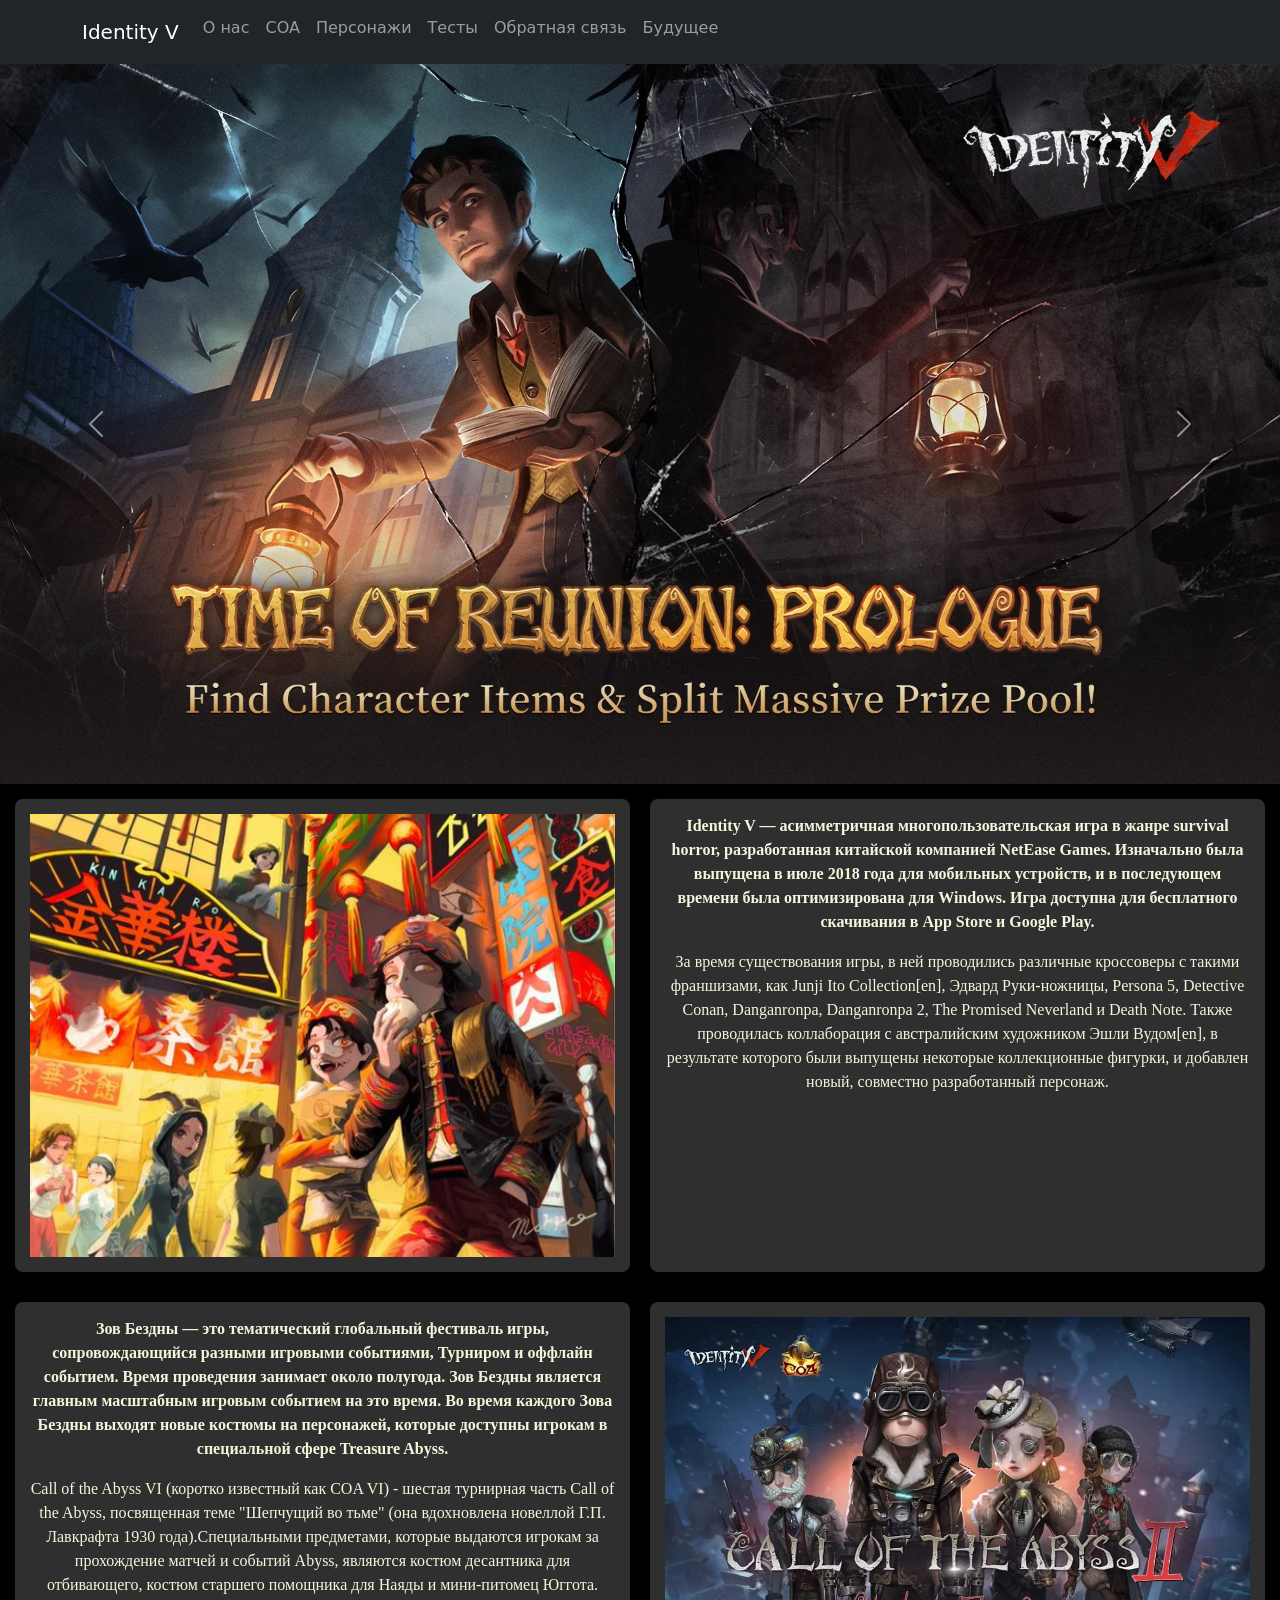
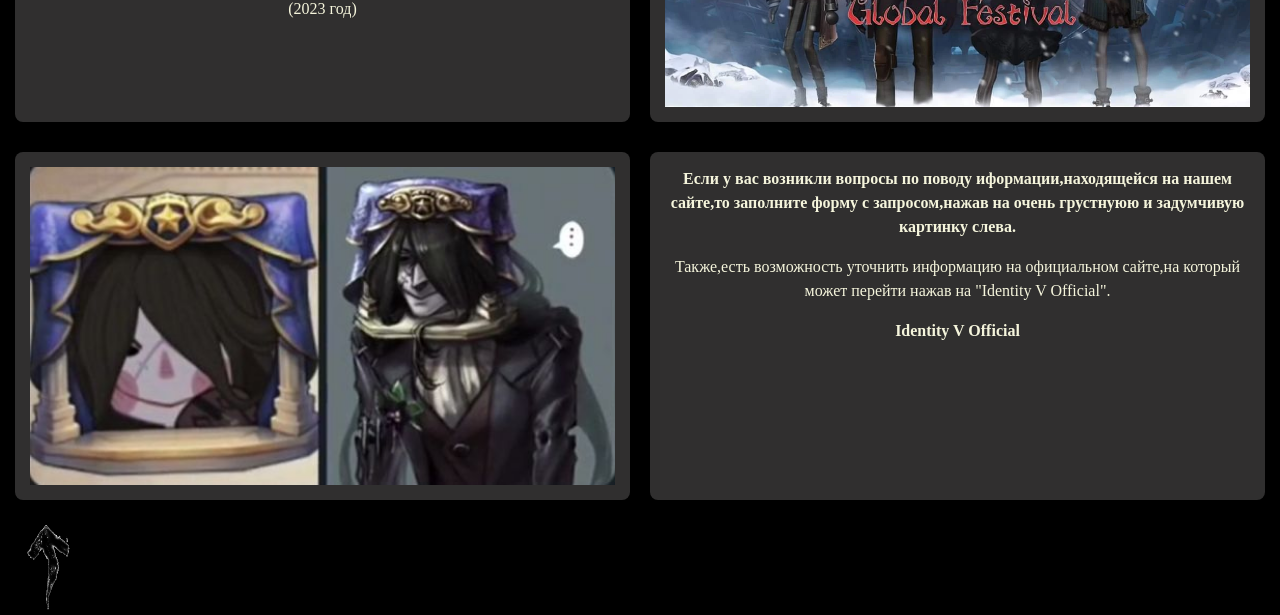
<file: index.html>
<!DOCTYPE html>
<html lang="en">
<head>
    <meta charset="UTF-8">
    <meta http-equiv="X-UA-Compatible" content="IE=edge">
    <meta name="viewport" content="width=device-width, initial-scale=1.0">
    <title>Document</title>
    <link rel="stylesheet" href="11Adaptiv.css">
    <link href="https://cdn.jsdelivr.net/npm/bootstrap@5.3.2/dist/css/bootstrap.min.css" rel="stylesheet" integrity="sha384-T3c6CoIi6uLrA9TneNEoa7RxnatzjcDSCmG1MXxSR1GAsXEV/Dwwykc2MPK8M2HN" crossorigin="anonymous">
</head>
<body>
    <nav id="event" class="navbar navbar-expand-sm navbar-dark bg-dark justify-self-center">
        <div class="container justify-content-center">
            <a href="" class="navbar-brand">Identity V</a>
            <button class="navbar-toggler" type="button" data-bs-toggle="collapse" data-bs-target="#navbarContent" 
                aria-controls="navbarContent" aria-expanded="false"> 
                 <span class="navbar-toggler-icon"></span>
            </button>

            <div class="collapse navbar-collapse" id="navbarContent">
                <ul class="navbar-nav me-auto mb-2 justify-content-center">
                    <li class="nav-item">
                        <a href="#o-nas" class="nav-link">О нас</a>
                    </li>
                    <li class="nav-item">
                        <a href="#coa" class="nav-link">COA</a>
                    </li>
                    <li class="nav-item">
                        <a href="https://simariasi.github.io/2_Bipolyar/" class="nav-link">Персонажи</a>
                    </li>
                    <li class="nav-item">
                        <a href="https://simariasi.github.io/24_Bipolyar/" class="nav-link">Тесты</a>
                    </li>
                    <li class="nav-item">
                        <a href="#help" class="nav-link">Обратная связь</a>
                    </li>
                    <li class="nav-item">
                        <a href="https://simariasi.github.io/MAGAZIN/" class="nav-link">Будущее</a>
                    </li>
                    
                </ul>
        
            </div>
        </div>

    </nav>

    <main>
        <div class="carousel slide" id="carouselControl" data-bs-ride="carousel">
            <div class="carousel-inner">
                <div class="carousel-item active" >
                    <img class="d-block w-100" src="проект_2.png" alt="#">
                </div>
                <div class="carousel-item">
                    <img class="d-block w-100" src="проект_8.jpeg" alt="">
                </div>
                <div class="carousel-item">
                    <img class="d-block w-100" src="проект 1.png" alt="">
                </div>
            </div>

            <a class="carousel-control-prev" href="#carouselControl" role="button" data-bs-slide="prev">
                <span class="carousel-control-prev-icon"></span>
            </a>

            <a class="carousel-control-next" href="#carouselControl" role="button" data-bs-slide="next">
                <span class="carousel-control-next-icon"></span>
            </a>
        </div>


        
    <div class="glava">
        <div class="tropici">
            
            <div class="palma">
                <div  class="palma">
                <img id="o-nas" src="проект_37.jpeg">
                </div>
            </div>
            <div class="palma">
                <p align="center"><b>
                    Identity V — асимметричная многопользовательская игра в жанре survival horror, разработанная китайской компанией NetEase Games. Изначально была выпущена в июле 2018 года для мобильных устройств, и в последующем времени была оптимизирована для Windows. Игра доступна для бесплатного скачивания в App Store и Google Play.</b></p> 
            
                <p align="center">   За время существования игры, в ней проводились различные кроссоверы с такими франшизами, как Junji Ito Collection[en], Эдвард Руки-ножницы, Persona 5, Detective Conan, Danganronpa, Danganronpa 2, The Promised Neverland и Death Note. Также проводилась коллаборация c австралийским художником Эшли Вудом[en], в результате которого были выпущены некоторые коллекционные фигурки, и добавлен новый, совместно разработанный персонаж.

                </p>
            </div>

        </div>

       

        <div class="tropici">
            

          
            <div class="palma">
                <p align="center"><b>
                    Зов Бездны — это тематический глобальный фестиваль игры, сопровождающийся разными игровыми событиями, Турниром и оффлайн событием. Время проведения занимает около полугода. Зов Бездны является главным масштабным игровым событием на это время.
Во время каждого Зова Бездны выходят новые костюмы на персонажей, которые доступны игрокам в специальной сфере Treasure Abyss. </b></p>
            
                    <p align="center">   Call of the Abyss VI (коротко известный как COA VI) - шестая турнирная часть Call of the Abyss, посвященная теме "Шепчущий во тьме" (она вдохновлена новеллой Г.П. Лавкрафта 1930 года).Специальными предметами, которые выдаются игрокам за прохождение матчей и событий Abyss, являются костюм десантника для отбивающего, костюм старшего помощника для Наяды и мини-питомец Юггота.(2023 год)


                        
                </p>
            </div>

            <div class="palma">
                <div class="palma">
                <img id="coa" width="600px" align="center" src="проект_39.jpeg">
            </div>
            </div>

        </div>

        <div class="tropici">
            
                
        

                <div class="palma">
                    <a href="https://simariasi.github.io/23_Bipolyar/" target="_blank">
                    <img id="help" width="450px" src="проект_43.jpeg"></a>
                </div>
        

                
                <div class="palma">
                    <p align="center"><b>
                        Если у вас возникли вопросы по поводу иформации,находящейся на нашем сайте,то заполните форму с запросом,нажав на очень грустнуюю и задумчивую картинку слева.</b></p> 
               
                <p align="center">   Также,есть возможность уточнить информацию на официальном сайте,на который может перейти нажав на "Identity V Official".
                </p>
               
                    <p align="center"><b><a href="https://www.identityvgame.com/index.html?re=1" target="_blank">Identity V Official</a></b>
                    </p>
                </div>
        </div>
        <div class="kust justify-content-center">
            <div class="poko justify-content-center">
           
                <a href="#event" target="_self" justify-self="center"> <img src="IMG_0167.PNG" width="100px" height="100px" justify-self="center"></a>
        
            </div>
        </div>
       
    </div>
    </main>

   

    <script src="https://cdn.jsdelivr.net/npm/bootstrap@5.3.2/dist/js/bootstrap.bundle.min.js" integrity="sha384-C6RzsynM9kWDrMNeT87bh95OGNyZPhcTNXj1NW7RuBCsyN/o0jlpcV8Qyq46cDfL" crossorigin="anonymous"></script>
</body>
</html>
</file>
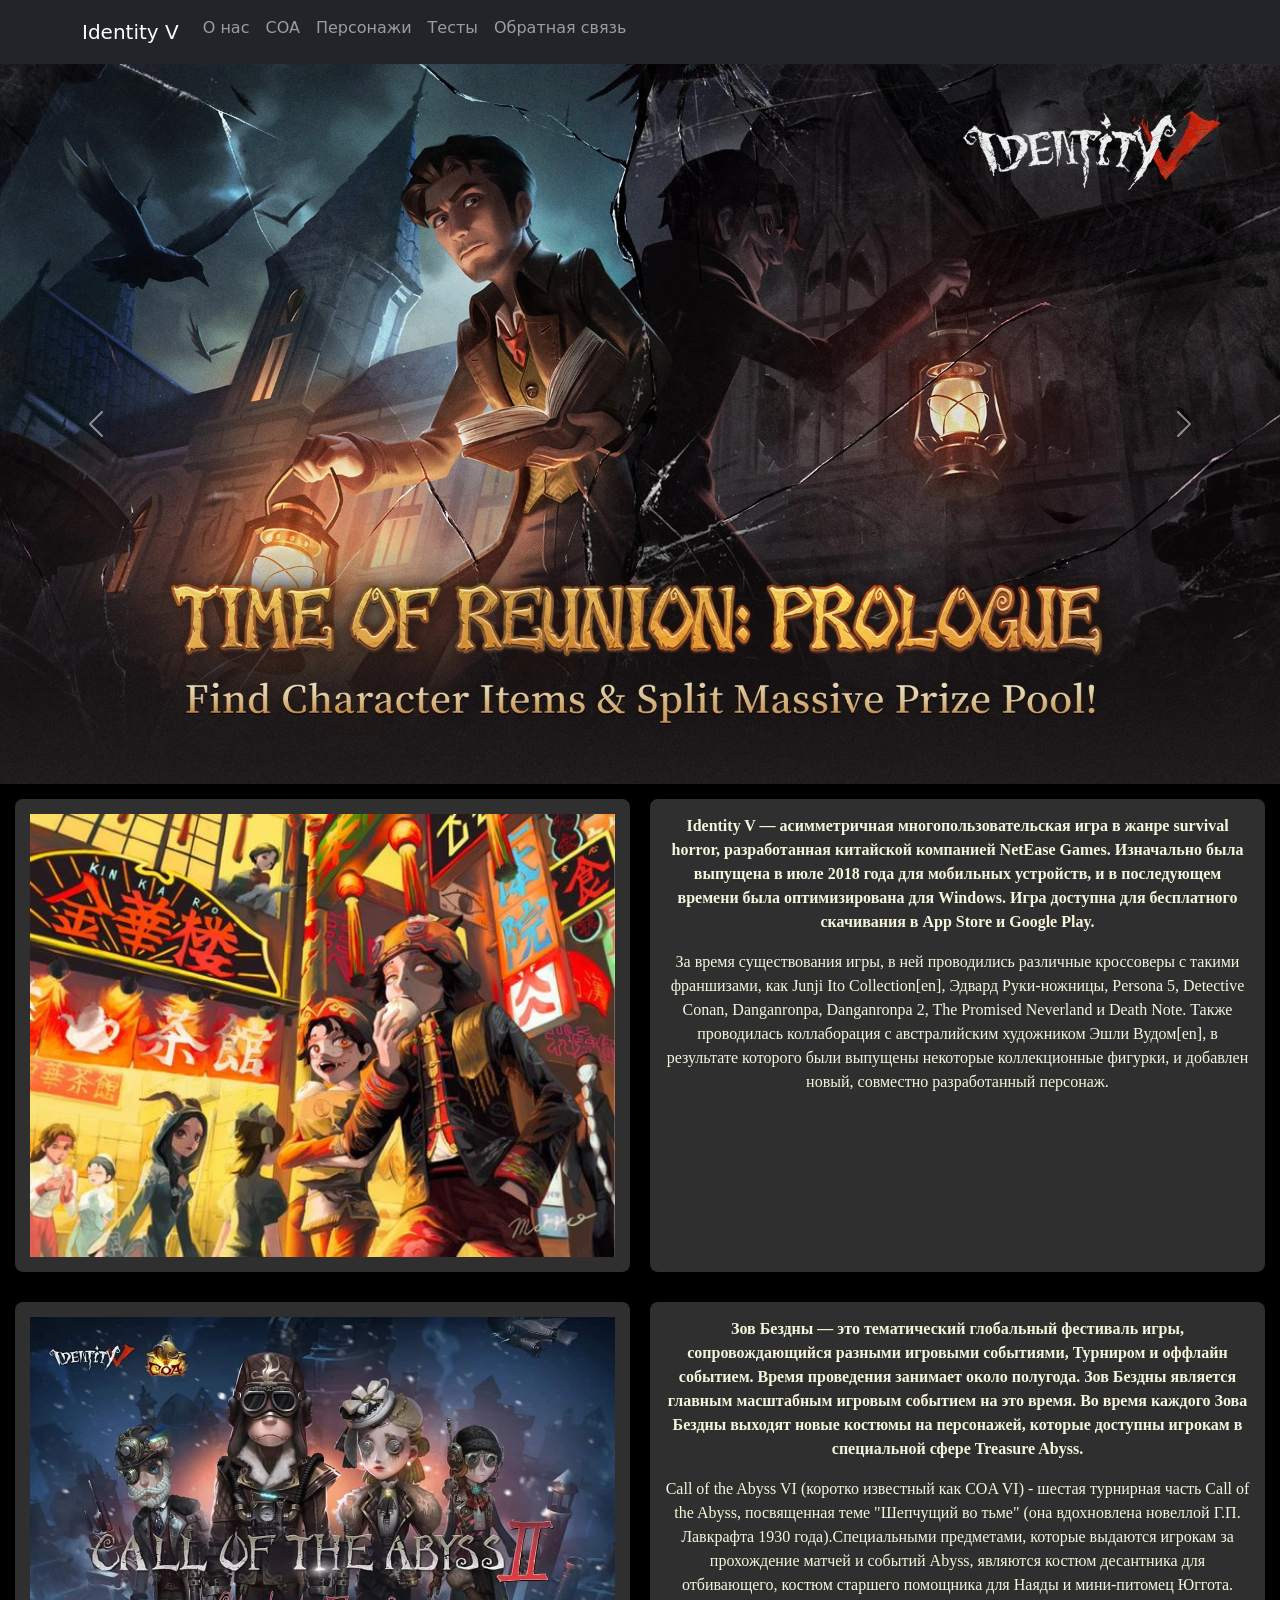
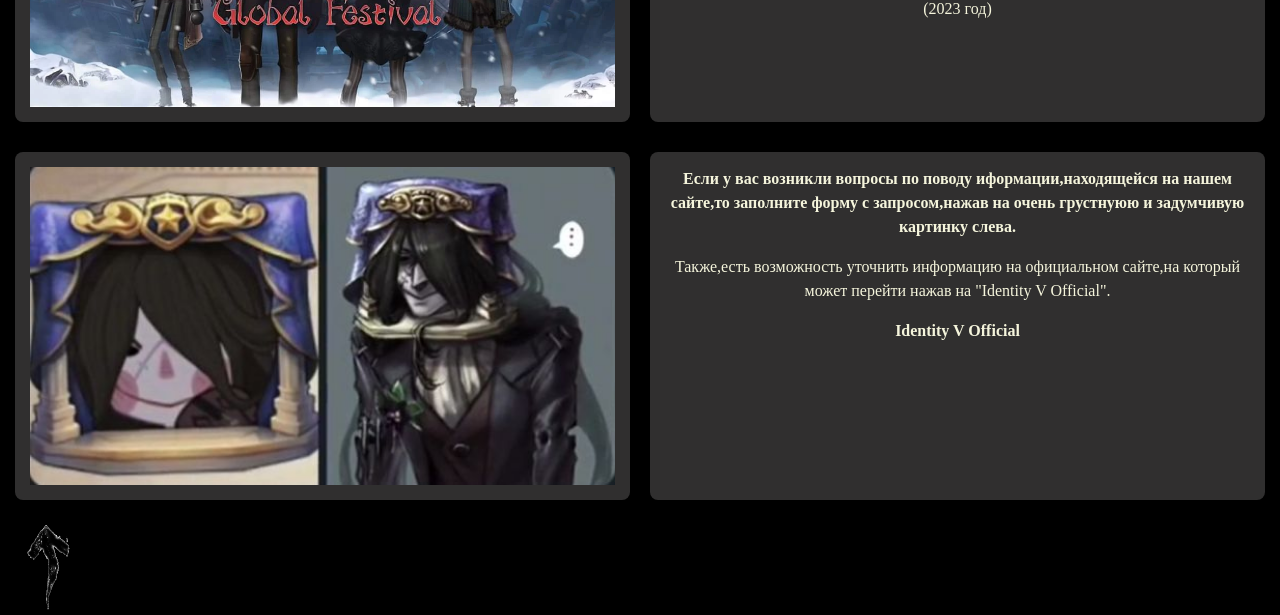
<file: 11Adaptiv.html>
<!DOCTYPE html>
<html lang="en">
<head>
    <meta charset="UTF-8">
    <meta http-equiv="X-UA-Compatible" content="IE=edge">
    <meta name="viewport" content="width=device-width, initial-scale=1.0">
    <title>Document</title>
    <link rel="stylesheet" href="11Adaptiv.css">
    <link href="https://cdn.jsdelivr.net/npm/bootstrap@5.3.2/dist/css/bootstrap.min.css" rel="stylesheet" integrity="sha384-T3c6CoIi6uLrA9TneNEoa7RxnatzjcDSCmG1MXxSR1GAsXEV/Dwwykc2MPK8M2HN" crossorigin="anonymous">
</head>
<body>
    <nav class="navbar navbar-expand-sm navbar-dark bg-dark justify-self-center">
        <div class="container justify-content-center">
            <a href="" class="navbar-brand">Identity V</a>
            <button class="navbar-toggler" type="button" data-bs-toggle="collapse" data-bs-target="#navbarContent" 
                aria-controls="navbarContent" aria-expanded="false"> 
                 <span class="navbar-toggler-icon"></span>
            </button>

            <div class="collapse navbar-collapse" id="navbarContent">
                <ul class="navbar-nav me-auto mb-2 justify-content-center">
                    <li class="nav-item">
                        <a href="" class="nav-link">О нас</a>
                    </li>
                    <li class="nav-item">
                        <a href="" class="nav-link">COA</a>
                    </li>
                    <li class="nav-item">
                        <a href="" class="nav-link">Персонажи</a>
                    </li>
                    <li class="nav-item">
                        <a href="" class="nav-link">Тесты</a>
                    </li>
                    <li class="nav-item">
                        <a href="" class="nav-link">Обратная связь</a>
                    </li>
                </ul>
        
            </div>
        </div>

    </nav>

    <main>
        <div class="carousel slide" id="carouselControl" data-bs-ride="carousel">
            <div class="carousel-inner">
                <div class="carousel-item active" >
                    <img class="d-block w-100" src="проект_2.png" alt="#">
                </div>
                <div class="carousel-item">
                    <img class="d-block w-100" src="проект_8.jpeg" alt="">
                </div>
                <div class="carousel-item">
                    <img class="d-block w-100" src="проект 1.png" alt="">
                </div>
            </div>

            <a class="carousel-control-prev" href="#carouselControl" role="button" data-bs-slide="prev">
                <span class="carousel-control-prev-icon"></span>
            </a>

            <a class="carousel-control-next" href="#carouselControl" role="button" data-bs-slide="next">
                <span class="carousel-control-next-icon"></span>
            </a>
        </div>


        
    <div class="glava">
        <div class="tropici">
            
            <div class="palma">
                <div class="palma">
                <img  src="проект_37.jpeg">
                </div>
            </div>
            <div class="palma">
                <p align="center"><b>
                    Identity V — асимметричная многопользовательская игра в жанре survival horror, разработанная китайской компанией NetEase Games. Изначально была выпущена в июле 2018 года для мобильных устройств, и в последующем времени была оптимизирована для Windows. Игра доступна для бесплатного скачивания в App Store и Google Play.</b></p> 
            
                <p align="center">   За время существования игры, в ней проводились различные кроссоверы с такими франшизами, как Junji Ito Collection[en], Эдвард Руки-ножницы, Persona 5, Detective Conan, Danganronpa, Danganronpa 2, The Promised Neverland и Death Note. Также проводилась коллаборация c австралийским художником Эшли Вудом[en], в результате которого были выпущены некоторые коллекционные фигурки, и добавлен новый, совместно разработанный персонаж.

                </p>
            </div>

        </div>

       

        <div class="tropici">
            

            <div class="palma">
                <div class="palma">
                <img width="600px" align="center" src="проект_39.jpeg">
            </div>
            </div>
            <div class="palma">
                <p align="center"><b>
                    Зов Бездны — это тематический глобальный фестиваль игры, сопровождающийся разными игровыми событиями, Турниром и оффлайн событием. Время проведения занимает около полугода. Зов Бездны является главным масштабным игровым событием на это время.
Во время каждого Зова Бездны выходят новые костюмы на персонажей, которые доступны игрокам в специальной сфере Treasure Abyss. </b></p>
            
                    <p align="center">   Call of the Abyss VI (коротко известный как COA VI) - шестая турнирная часть Call of the Abyss, посвященная теме "Шепчущий во тьме" (она вдохновлена новеллой Г.П. Лавкрафта 1930 года).Специальными предметами, которые выдаются игрокам за прохождение матчей и событий Abyss, являются костюм десантника для отбивающего, костюм старшего помощника для Наяды и мини-питомец Юггота.(2023 год)


                        
                </p>
            </div>

        </div>

        <div class="tropici">
            
                
        

                <div class="palma">
                    <a href="23_bipolyarka.html" target="_blank">
                    <img width="450px" src="проект_43.jpeg"></a>
                </div>
        

                
                <div class="palma">
                    <p align="center"><b>
                        Если у вас возникли вопросы по поводу иформации,находящейся на нашем сайте,то заполните форму с запросом,нажав на очень грустнуюю и задумчивую картинку слева.</b></p> 
               
                <p align="center">   Также,есть возможность уточнить информацию на официальном сайте,на который может перейти нажав на "Identity V Official".
                </p>
               
                    <p align="center"><b><a href="https://www.identityvgame.com/index.html?re=1" target="_blank">Identity V Official</a></b>
                    </p>
                </div>
        </div>
        <div class="kust justify-content-center">
            <div class="poko justify-content-center">
           
                <a href="#event" target="_self" justify-self="center"> <img src="IMG_0167.PNG" width="100px" height="100px" justify-self="center"></a>
        
            </div>
        </div>
       
    </div>
    </main>

   

    <script src="https://cdn.jsdelivr.net/npm/bootstrap@5.3.2/dist/js/bootstrap.bundle.min.js" integrity="sha384-C6RzsynM9kWDrMNeT87bh95OGNyZPhcTNXj1NW7RuBCsyN/o0jlpcV8Qyq46cDfL" crossorigin="anonymous"></script>
</body>
</html>
</file>
<file: 11Adaptiv.css>
table{
    width: auto;
    height: auto;
}


    


table tr td.td2:last-child {
    word-break: break-word;
}












.tropici{
    max-width: 2560px;
    max-height: fit-content;
    margin: 0 auto;
    display:grid;
    grid-template-columns: repeat(auto-fit,minmax(300px,1fr));
    grid-template-rows: minmax(250px,auto);
    
    grid-gap: 20px;
   
    
    width: 100%;
    background-color: black;
}

.palma a{
    width: 100%;
    height: 100%;
    display: block;
    position: relative;
    margin: 0;
}

.palma{
    text-transform: none;
}



.palma img {
    width: 100%;
    height: 100%;
    object-fit: cover;
}

.tropici > div{
    background: rgba(51, 50, 50, 0.95);
    color: beige;
    padding: 15px;
    font-family: Georgia, serif;
  text-transform: none;
    text-transform: none;
    border-radius: 8px;
    

}

.byrya {
    max-width: 1200px;
    margin: 0 auto;
    display:grid;
    grid-template-columns: repeat(auto-fit,minmax(300px,1fr));
    grid-template-rows: 250px;
    grid-template-areas: dense;
    grid-gap: 20px;
    width: 100%;
    background-color: black;
   
}

.byrya > div{
    background: rgba(51, 50, 50, 0.95);
    color: beige;
    padding: 15px;
    font-family: Georgia, serif;
  
    text-transform: none;
    border-radius: 8px;
    

}

.kust{
    max-width: 2560px;
    margin: 0 auto;
    display:grid;
    grid-template-columns: repeat(1,minmax(300px,1fr));
    grid-template-rows: minmax(100px,auto);
    grid-template-areas: dense;
    grid-gap: 20px;
    width: 100%;
    background-color: black;
    

}

.kust1 > div{
    background: rgba(51, 50, 50, 0.95);
    color: beige;
    padding: 15px;
    font-family: Georgia, serif;
  
    text-transform: none;
    border-radius: 8px;

}

.tropici{
    margin: 0;
    padding: 15px ;
}

.poko a{
    width: 100%;
    height: 100%;
    display: block;
    position: relative;
    margin: 0;

}

.poko img {
    width: 100px;
    height: 100px;
    object-fit: cover;
}


.palma p a{
    color:beige;
    text-decoration: none;
    vertical-align: middle;
   

}
.palma p a:hover{


color: rgba(175, 98, 67, 0.95);

}
</file>
